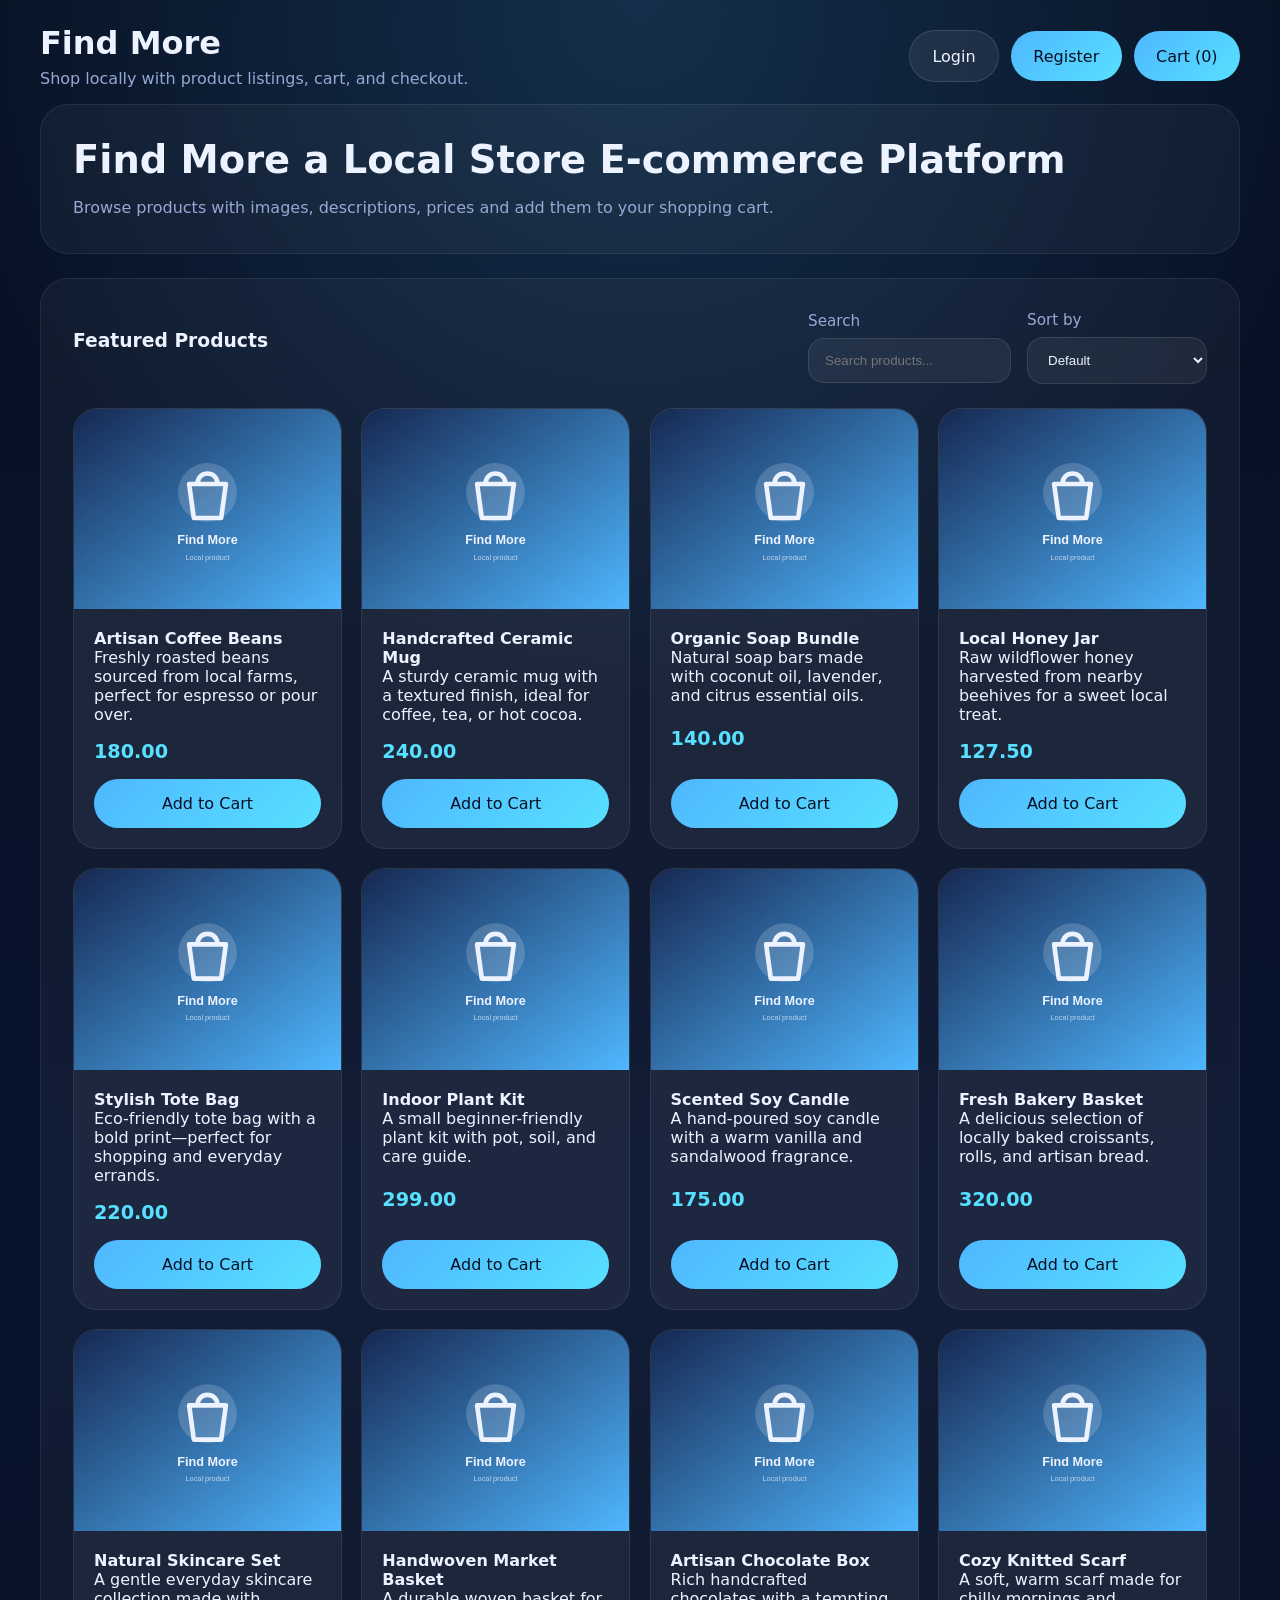
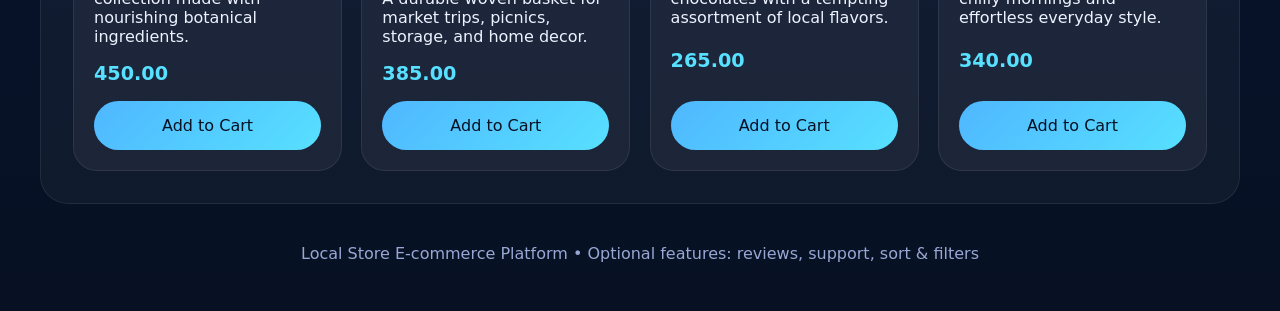
<file: index.html>
<!DOCTYPE html>
<html lang="en">
<head>
  <meta charset="UTF-8" />
  <meta name="viewport" content="width=device-width, initial-scale=1.0" />
  <title>Local Store E-commerce</title>
  <link rel="stylesheet" href="styles.css" />
</head>
<body>
  <header class="site-header">
    <div class="brand">
      <h1>Find More</h1>
      <p>Shop locally with product listings, cart, and checkout.</p>
    </div>
    <div class="header-actions">
      <div id="authLinks" class="auth-links">
        <a href="login.html" class="secondary-btn">Login</a>
        <a href="register.html" class="primary-link">Register</a>
      </div>
      <div id="userMenu" class="user-menu hidden">
        <span>Hi, <strong id="userName"></strong></span>
        <button id="logoutBtn" class="secondary-btn" type="button">Logout</button>
      </div>
      <div class="cart-preview">
        <button id="cartToggle" aria-expanded="false">Cart (<span id="cartCount">0</span>)</button>
      </div>
    </div>
  </header>

  <main>
    <section class="hero">
      <h2>Find More a Local Store E-commerce Platform</h2>
      <p>Browse products with images, descriptions, prices and add them to your shopping cart.</p>
    </section>

    <section class="products-section">
      <div class="section-header">
        <h3>Featured Products</h3>
        <div class="filters">
          <label>
            Search
            <input type="search" id="searchInput" placeholder="Search products..." />
          </label>
          <label>
            Sort by
            <select id="sortSelect">
              <option value="default">Default</option>
              <option value="price-asc">Price: Low to High</option>
              <option value="price-desc">Price: High to Low</option>
            </select>
          </label>
        </div>
      </div>
      <div id="productsGrid" class="products-grid"></div>
    </section>

    <aside id="cartPanel" class="cart-panel hidden">
      <div class="cart-header">
        <h3>Your Cart</h3>
        <button id="closeCart">Close</button>
      </div>
      <div id="cartItems" class="cart-items"></div>
      <div class="cart-summary">
        <div>
          <p>Subtotal</p>
          <p id="cartTotal">$0.00</p>
        </div>
        <button id="checkoutBtn" class="primary-btn">Checkout</button>
      </div>
    </aside>
  </main>

  <footer class="site-footer">
    <p>Local Store E-commerce Platform • Optional features: reviews, support, sort & filters</p>
  </footer>

  <script src="script.js"></script>
</body>
</html>
</file>
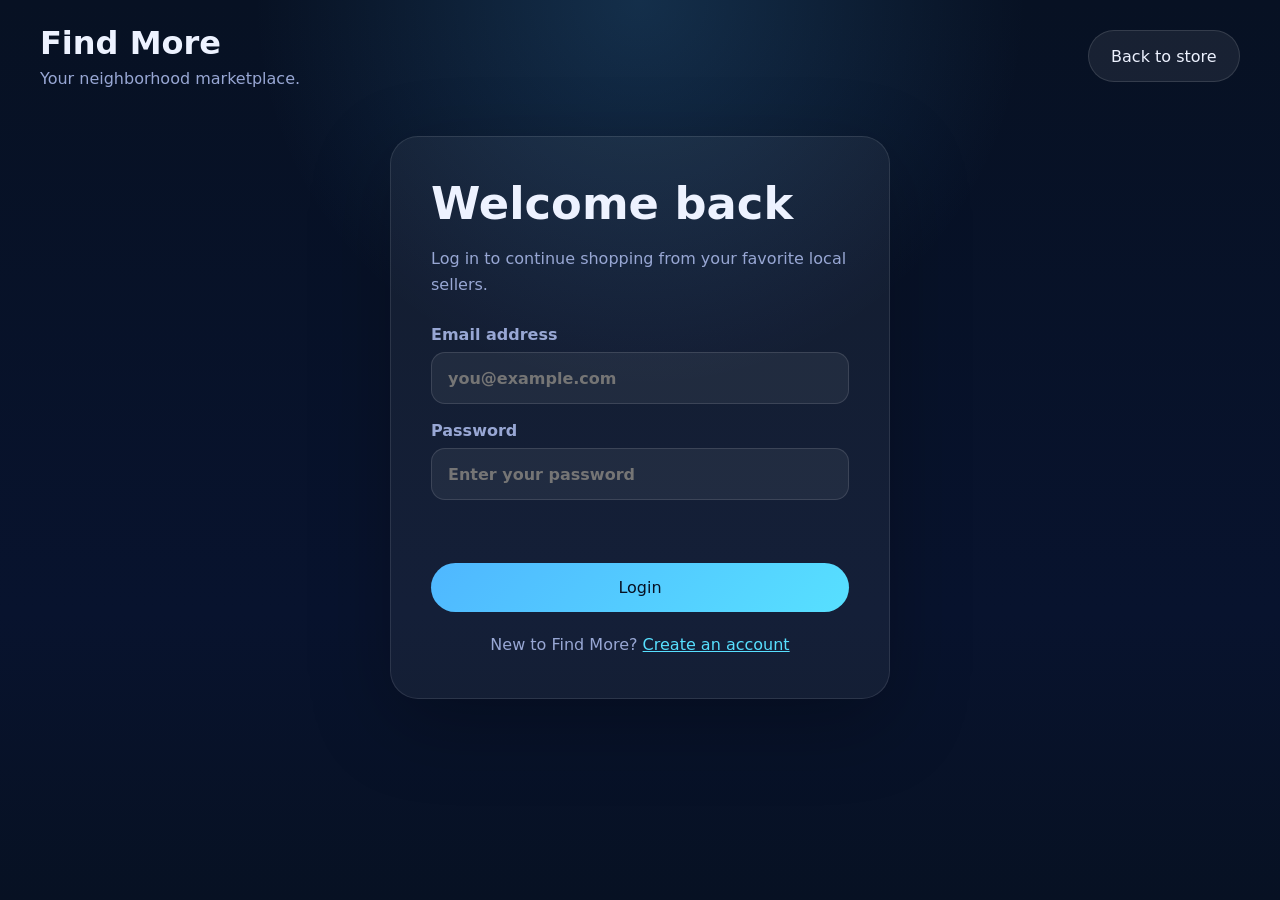
<file: login.html>
<!DOCTYPE html>
<html lang="en">
<head>
  <meta charset="UTF-8" />
  <meta name="viewport" content="width=device-width, initial-scale=1.0" />
  <title>Login | Find More</title>
  <link rel="stylesheet" href="styles.css" />
</head>
<body>
  <header class="site-header">
    <div class="brand">
      <h1>Find More</h1>
      <p>Your neighborhood marketplace.</p>
    </div>
    <a href="index.html" class="secondary-btn">Back to store</a>
  </header>

  <main class="auth-page">
    <section class="auth-card">
      <h2>Welcome back</h2>
      <p class="auth-intro">Log in to continue shopping from your favorite local sellers.</p>

      <form id="loginForm" class="auth-form">
        <label>
          Email address
          <input type="email" id="loginEmail" autocomplete="email" placeholder="you@example.com" required />
        </label>
        <label>
          Password
          <input type="password" id="loginPassword" autocomplete="current-password" placeholder="Enter your password" required />
        </label>
        <p id="formMessage" class="form-message" role="alert"></p>
        <button type="submit" class="primary-btn">Login</button>
      </form>

      <p class="auth-switch">New to Find More? <a href="register.html">Create an account</a></p>
    </section>
  </main>

  <script src="auth.js"></script>
</body>
</html>
</file>
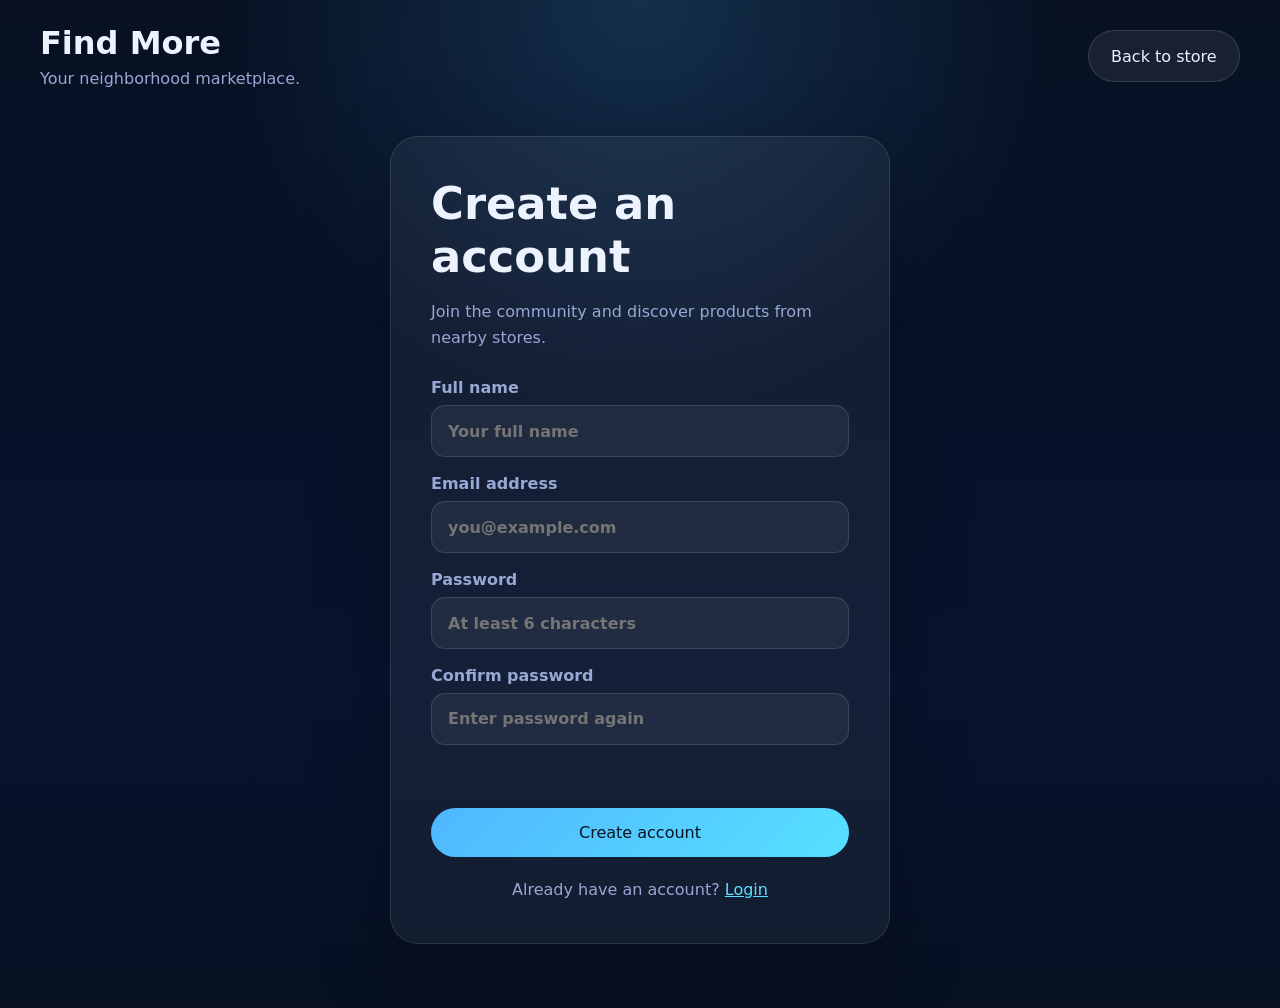
<file: register.html>
<!DOCTYPE html>
<html lang="en">
<head>
  <meta charset="UTF-8" />
  <meta name="viewport" content="width=device-width, initial-scale=1.0" />
  <title>Register | Find More</title>
  <link rel="stylesheet" href="styles.css" />
</head>
<body>
  <header class="site-header">
    <div class="brand">
      <h1>Find More</h1>
      <p>Your neighborhood marketplace.</p>
    </div>
    <a href="index.html" class="secondary-btn">Back to store</a>
  </header>

  <main class="auth-page">
    <section class="auth-card">
      <h2>Create an account</h2>
      <p class="auth-intro">Join the community and discover products from nearby stores.</p>

      <form id="registerForm" class="auth-form">
        <label>
          Full name
          <input type="text" id="registerName" autocomplete="name" placeholder="Your full name" minlength="2" required />
        </label>
        <label>
          Email address
          <input type="email" id="registerEmail" autocomplete="email" placeholder="you@example.com" required />
        </label>
        <label>
          Password
          <input type="password" id="registerPassword" autocomplete="new-password" placeholder="At least 6 characters" minlength="6" required />
        </label>
        <label>
          Confirm password
          <input type="password" id="confirmPassword" autocomplete="new-password" placeholder="Enter password again" minlength="6" required />
        </label>
        <p id="formMessage" class="form-message" role="alert"></p>
        <button type="submit" class="primary-btn">Create account</button>
      </form>

      <p class="auth-switch">Already have an account? <a href="login.html">Login</a></p>
    </section>
  </main>

  <script src="auth.js"></script>
</body>
</html>
</file>
<file: styles.css>
:root {
  --bg: #0b1531;
  --surface: #12214a;
  --surface-strong: #162852;
  --text: #edf2ff;
  --muted: #98a7d4;
  --accent: #4fb7ff;
  --accent-strong: #57e0ff;
  --danger: #ff6b6b;
}

* {
  box-sizing: border-box;
}

body {
  margin: 0;
  min-height: 100vh;
  font-family: Inter, system-ui, sans-serif;
  background: radial-gradient(circle at top, rgba(79, 183, 255, 0.18), transparent 35%),
    linear-gradient(180deg, #071123 0%, #08132e 68%, #071123 100%);
  color: var(--text);
}

.site-header,
.site-footer {
  width: min(1200px, calc(100% - 2rem));
  margin: 0 auto;
}

.site-header {
  padding: 1.5rem 0 1rem;
  display: flex;
  align-items: center;
  justify-content: space-between;
  gap: 1rem;
}

.brand h1 {
  margin: 0;
  font-size: clamp(1.8rem, 2.5vw, 2.8rem);
}

.brand p {
  margin: 0.45rem 0 0;
  color: var(--muted);
}

.header-actions,
.auth-links,
.user-menu {
  display: flex;
  align-items: center;
  gap: 0.75rem;
}

.user-menu {
  color: var(--muted);
}

.cart-preview button,
.primary-btn,
.product-card button,
.cart-header button,
.secondary-btn,
.primary-link {
  border: 0;
  border-radius: 999px;
  padding: 0.95rem 1.4rem;
  font-weight: 700;
  cursor: pointer;
  transition: transform 0.2s ease, background 0.2s ease;
  text-decoration: none;
  font: inherit;
}

.cart-preview button,
.product-card button,
.cart-header button,
.primary-link,
.primary-btn {
  background: linear-gradient(135deg, var(--accent), var(--accent-strong));
  color: #071123;
}

.secondary-btn {
  background: rgba(255, 255, 255, 0.07);
  color: var(--text);
  border: 1px solid rgba(255, 255, 255, 0.12);
}

.cart-preview button:hover,
.primary-btn:hover,
.product-card button:hover,
.cart-header button:hover,
.secondary-btn:hover,
.primary-link:hover {
  transform: translateY(-1px);
}

main {
  width: min(1200px, calc(100% - 2rem));
  margin: 0 auto;
  display: grid;
  grid-template-columns: 1fr;
  gap: 1.5rem;
}

.hero,
.products-section {
  background: rgba(255, 255, 255, 0.04);
  border: 1px solid rgba(255, 255, 255, 0.08);
  border-radius: 28px;
  padding: 2rem;
}

.hero h2 {
  margin: 0 0 0.75rem;
  font-size: clamp(2rem, 3vw, 3rem);
}

.hero p {
  margin: 0;
  color: var(--muted);
  line-height: 1.7;
}

.section-header {
  display: flex;
  align-items: flex-start;
  justify-content: space-between;
  gap: 1rem;
  flex-wrap: wrap;
}

.filters {
  display: flex;
  gap: 1rem;
  flex-wrap: wrap;
  align-items: center;
}

.filters label {
  display: flex;
  flex-direction: column;
  gap: 0.5rem;
  font-size: 0.95rem;
  color: var(--muted);
}

.filters input,
.filters select {
  min-width: 180px;
  padding: 0.85rem 1rem;
  border-radius: 16px;
  border: 1px solid rgba(255, 255, 255, 0.1);
  background: rgba(255, 255, 255, 0.06);
  color: var(--text);
}

.products-grid {
  display: grid;
  grid-template-columns: repeat(auto-fit, minmax(240px, 1fr));
  gap: 1.2rem;
  margin-top: 1.5rem;
}

.product-card {
  background: rgba(255, 255, 255, 0.05);
  border: 1px solid rgba(255, 255, 255, 0.08);
  border-radius: 24px;
  overflow: hidden;
  display: flex;
  flex-direction: column;
  min-height: 420px;
  transition: transform 0.25s ease, border-color 0.25s ease, box-shadow 0.25s ease;
}

.product-card:hover {
  transform: translateY(-5px);
  border-color: rgba(79, 183, 255, 0.35);
  box-shadow: 0 18px 45px rgba(0, 0, 0, 0.25);
}

.product-card img {
  width: 100%;
  aspect-ratio: 4 / 3;
  object-fit: cover;
  background: var(--surface);
  transition: transform 0.4s ease;
}

.product-card:hover img {
  transform: scale(1.04);
}

.product-card .product-info {
  padding: 1.25rem;
  display: grid;
  gap: 1rem;
  flex: 1;
}

.product-card h4,
.product-card p,
.product-card .price {
  margin: 0;
}

.product-card .price {
  font-size: 1.2rem;
  font-weight: 700;
  color: var(--accent-strong);
}

.product-card button {
  margin-top: auto;
}

.cart-panel {
  position: fixed;
  top: 1.5rem;
  right: 1.5rem;
  width: min(360px, calc(100vw - 2rem));
  max-height: calc(100vh - 3rem);
  background: rgba(10, 18, 44, 0.97);
  border: 1px solid rgba(255, 255, 255, 0.08);
  border-radius: 28px;
  padding: 1.5rem;
  display: grid;
  gap: 1rem;
  box-shadow: 0 18px 80px rgba(0, 0, 0, 0.35);
  overflow: hidden;
  z-index: 20;
}

.hidden {
  display: none !important;
}

.cart-header {
  display: flex;
  justify-content: space-between;
  align-items: center;
  gap: 1rem;
}

.cart-items {
  display: grid;
  gap: 1rem;
  overflow-y: auto;
  max-height: 45vh;
}

.cart-item {
  background: rgba(255, 255, 255, 0.04);
  border: 1px solid rgba(255, 255, 255, 0.06);
  border-radius: 18px;
  padding: 1rem;
  display: grid;
  gap: 0.75rem;
}

.cart-item h4 {
  margin: 0;
  font-size: 1rem;
}

.cart-item .item-meta {
  display: flex;
  justify-content: space-between;
  align-items: center;
  gap: 0.5rem;
  color: var(--muted);
}

.cart-item button {
  width: 100%;
  background: transparent;
  color: var(--danger);
  border: 1px solid rgba(255, 0, 0, 0.18);
}

.cart-summary {
  display: grid;
  gap: 1rem;
}

.cart-summary div {
  display: flex;
  justify-content: space-between;
  align-items: center;
}

.site-footer {
  padding: 1.5rem 0 2rem;
  color: var(--muted);
  text-align: center;
}

.auth-page {
  display: grid;
  place-items: center;
  padding: 2rem 0 4rem;
}

.auth-card {
  width: min(500px, 100%);
  padding: clamp(1.5rem, 5vw, 2.5rem);
  background: rgba(255, 255, 255, 0.05);
  border: 1px solid rgba(255, 255, 255, 0.1);
  border-radius: 28px;
  box-shadow: 0 24px 80px rgba(0, 0, 0, 0.25);
}

.auth-card h2 {
  margin: 0 0 0.5rem;
  font-size: clamp(2rem, 5vw, 2.8rem);
}

.auth-intro,
.auth-switch {
  color: var(--muted);
  line-height: 1.6;
}

.auth-form {
  display: grid;
  gap: 1.1rem;
  margin: 1.75rem 0 1.25rem;
}

.auth-form label {
  display: grid;
  gap: 0.5rem;
  color: var(--muted);
  font-weight: 600;
}

.auth-form input {
  width: 100%;
  padding: 0.95rem 1rem;
  color: var(--text);
  background: rgba(255, 255, 255, 0.06);
  border: 1px solid rgba(255, 255, 255, 0.12);
  border-radius: 14px;
  font: inherit;
  outline: none;
}

.auth-form input:focus {
  border-color: var(--accent);
  box-shadow: 0 0 0 3px rgba(79, 183, 255, 0.15);
}

.auth-form .primary-btn {
  width: 100%;
  margin-top: 0.35rem;
}

.auth-switch {
  margin: 0;
  text-align: center;
}

.auth-switch a {
  color: var(--accent-strong);
}

.form-message {
  min-height: 1.4rem;
  margin: 0;
  font-size: 0.95rem;
  color: var(--danger);
}

.form-message.success {
  color: #76efb0;
}

@media (max-width: 850px) {
  .site-header,
  .site-footer,
  main {
    width: calc(100% - 1.5rem);
  }

  .site-header,
  .header-actions {
    align-items: flex-start;
  }

  .site-header {
    flex-direction: column;
  }

  .header-actions {
    width: 100%;
    flex-wrap: wrap;
  }

  .cart-preview {
    margin-left: auto;
  }
}
</file>
